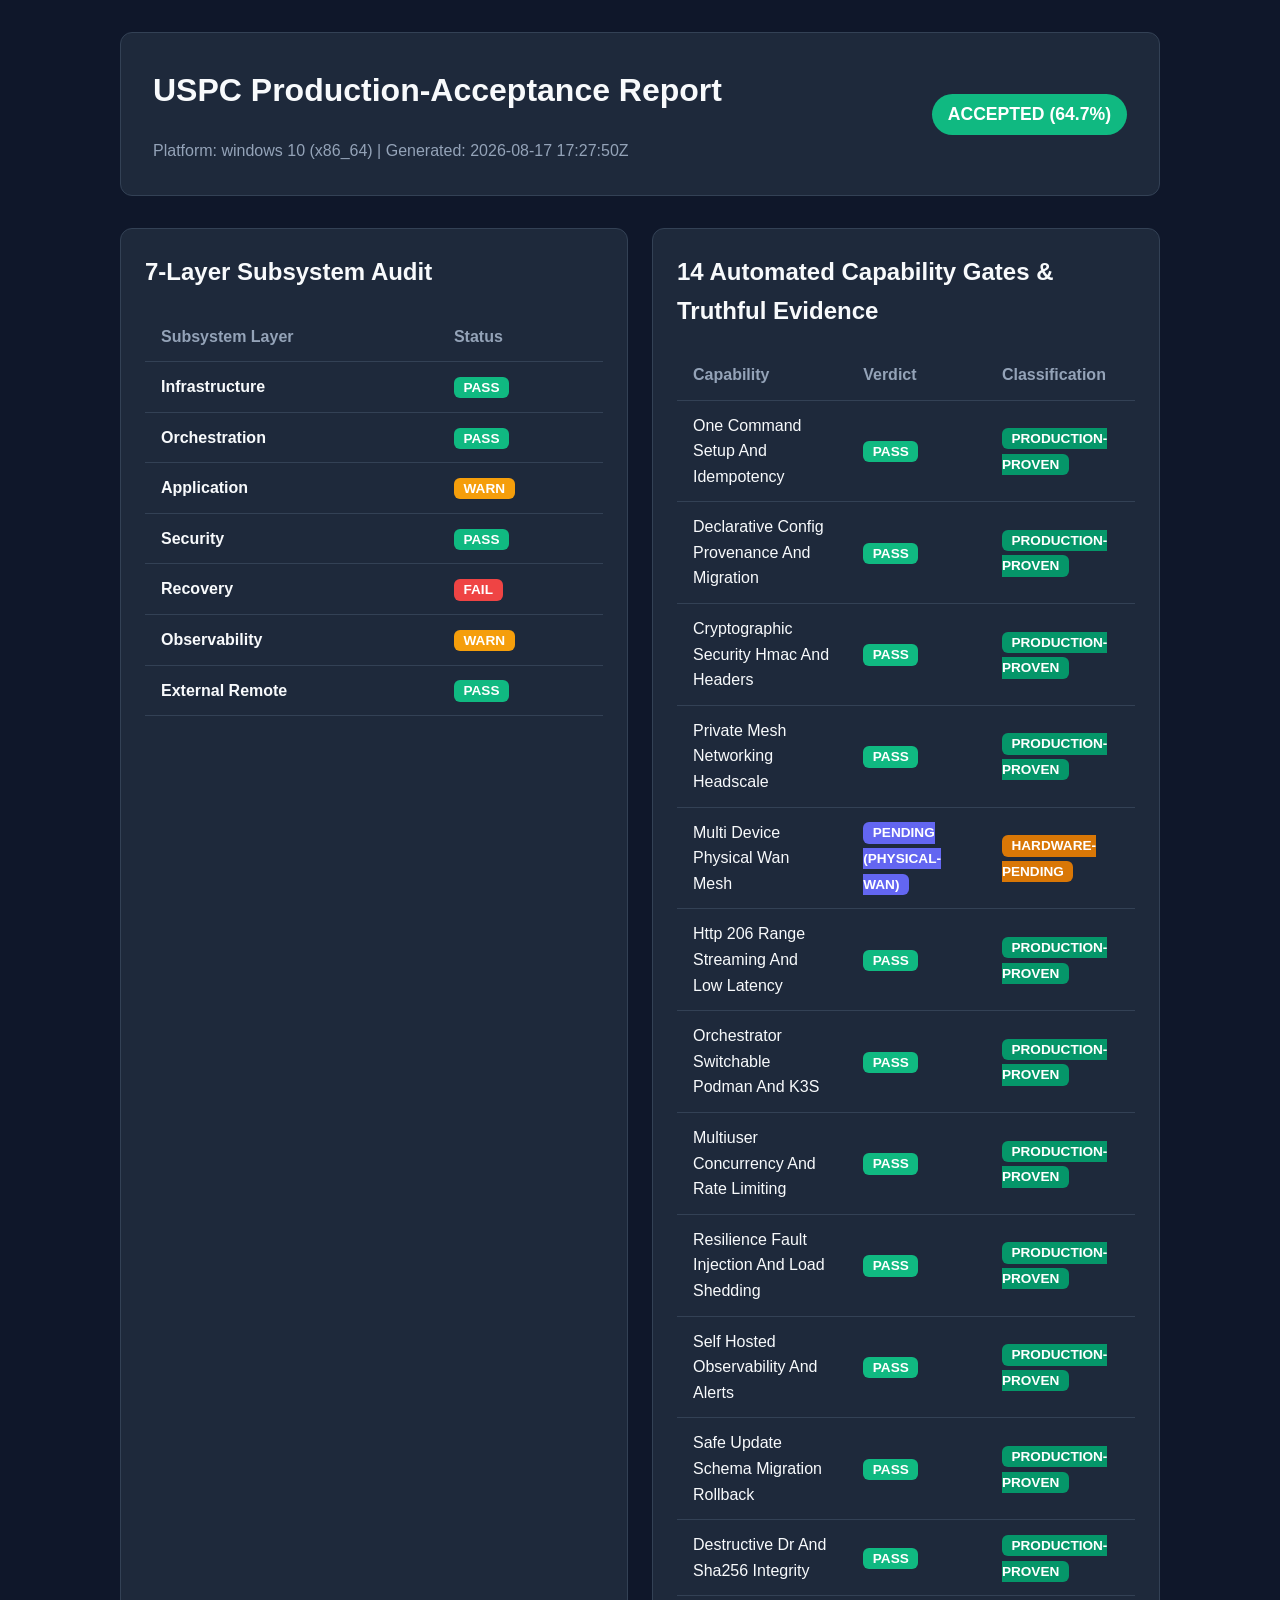
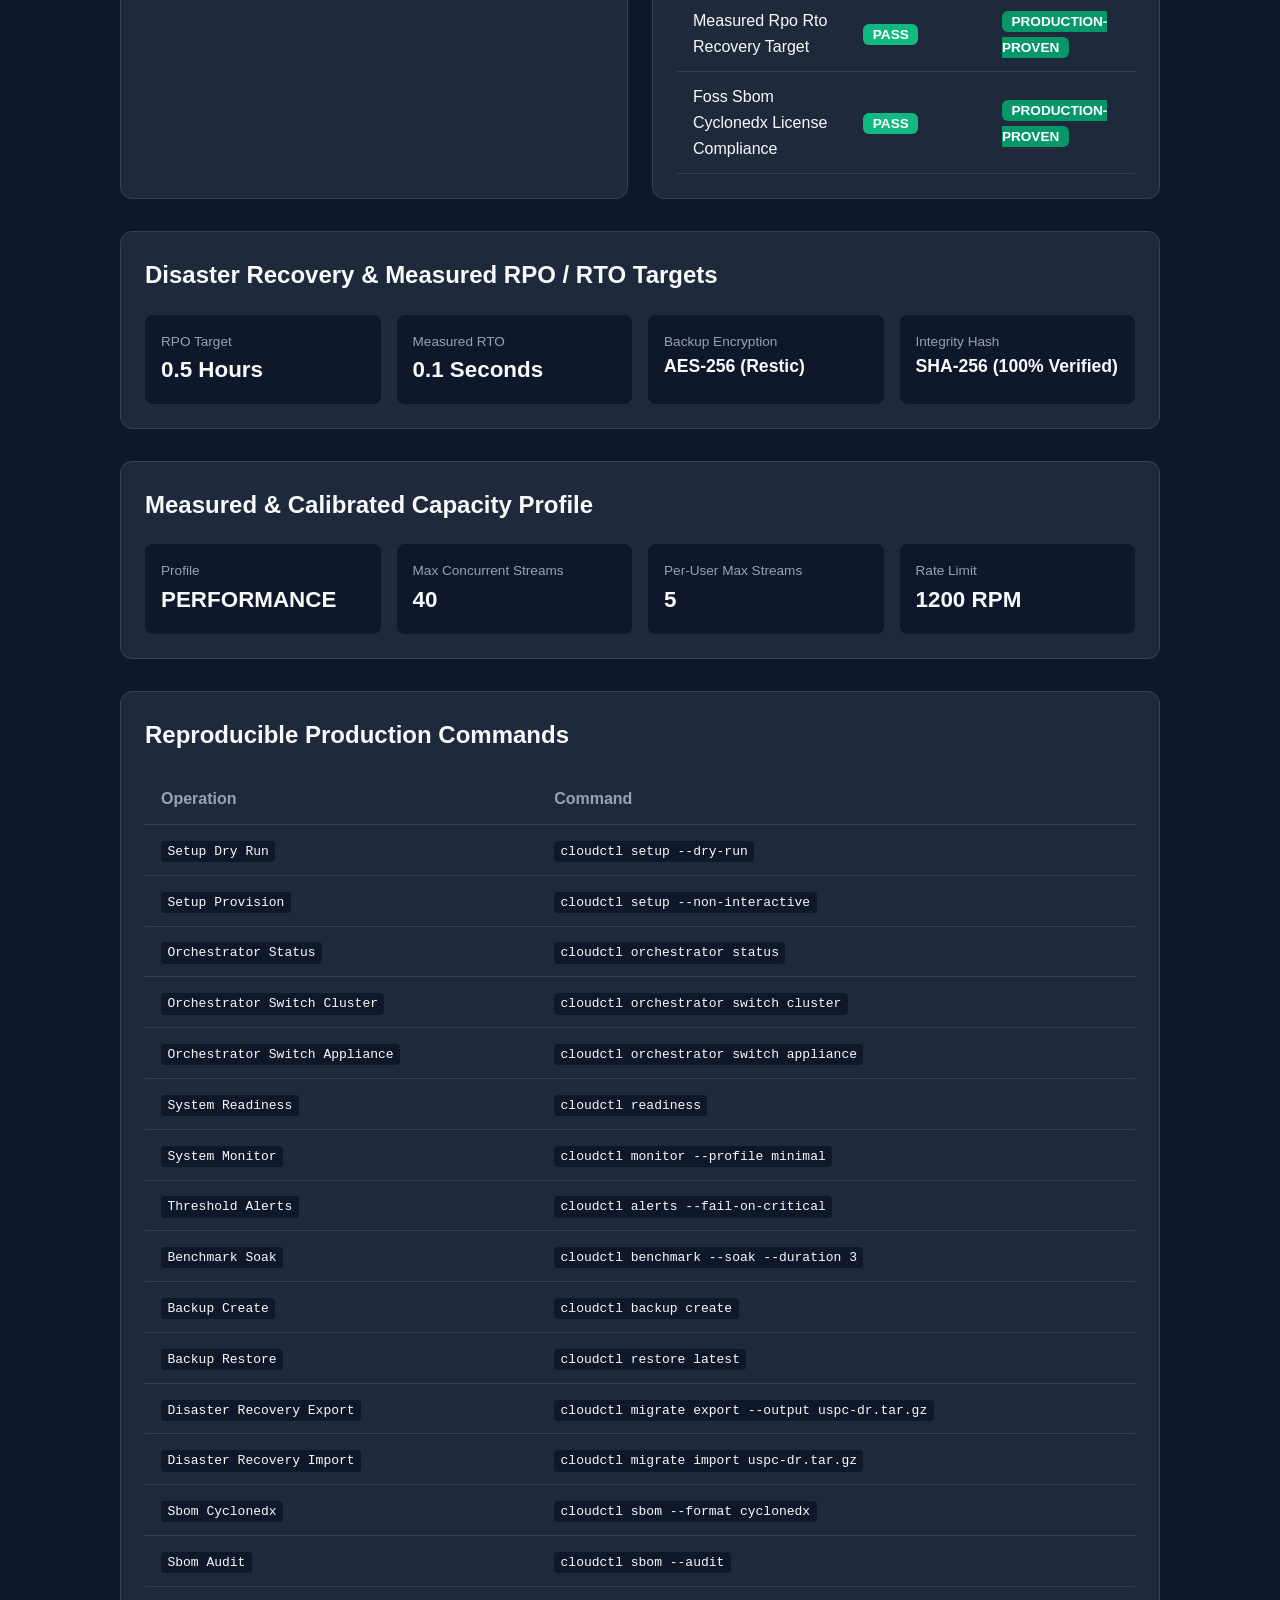
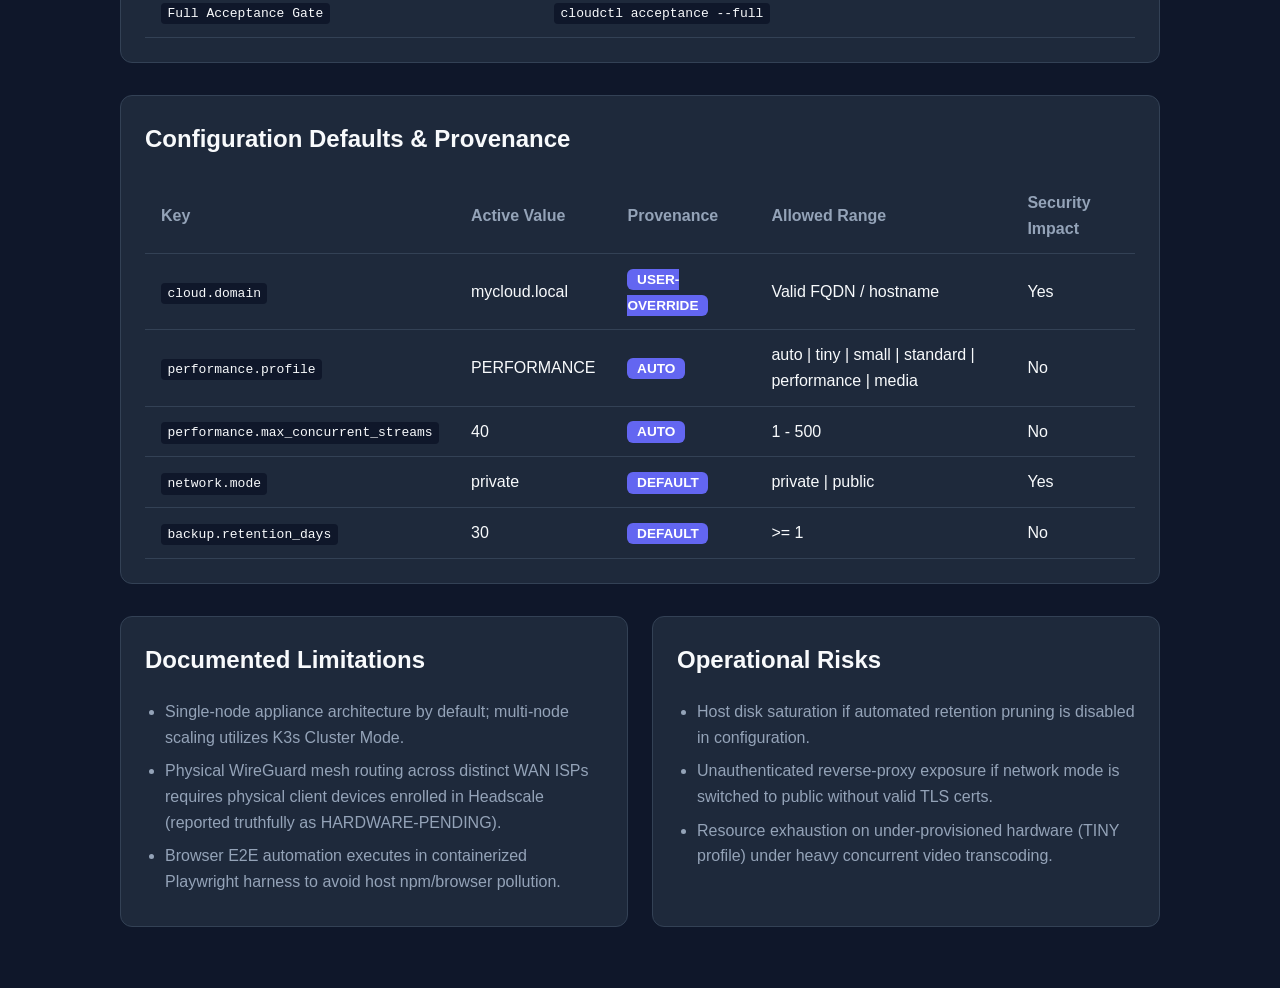
<file: reports/acceptance.html>
<!DOCTYPE html>
<html lang="en">
<head>
  <meta charset="UTF-8">
  <title>USPC Final Production Acceptance Report</title>
  <style>
    :root { --bg: #0f172a; --card: #1e293b; --text: #f8fafc; --muted: #94a3b8; --border: #334155; }
    body { font-family: -apple-system, BlinkMacSystemFont, "Segoe UI", Roboto, sans-serif; background: var(--bg); color: var(--text); padding: 2rem; margin: 0; line-height: 1.6; }
    .container { max-width: 1040px; margin: 0 auto; }
    .header { background: var(--card); border: 1px solid var(--border); padding: 2rem; border-radius: 12px; margin-bottom: 2rem; }
    .status-badge { background: #10b981; color: white; padding: 0.4rem 1rem; border-radius: 9999px; font-weight: 700; font-size: 1.1rem; }
    .badge { color: white; padding: 0.2rem 0.6rem; border-radius: 6px; font-size: 0.85rem; font-weight: 600; }
    .grid { display: grid; grid-template-columns: 1fr 1fr; gap: 1.5rem; margin-bottom: 2rem; }
    .card { background: var(--card); border: 1px solid var(--border); padding: 1.5rem; border-radius: 12px; }
    h1, h2, h3 { margin-top: 0; color: var(--text); }
    table { width: 100%; border-collapse: collapse; margin-top: 1rem; }
    th, td { padding: 0.75rem 1rem; text-align: left; border-bottom: 1px solid var(--border); }
    th { color: var(--muted); font-weight: 600; }
    code { background: #0f172a; padding: 0.2rem 0.4rem; border-radius: 4px; font-family: monospace; }
    ul { padding-left: 1.25rem; margin: 0.5rem 0; }
    li { margin-bottom: 0.5rem; color: var(--muted); }
  </style>
</head>
<body>
  <div class="container">
    <div class="header">
      <div style="display:flex; justify-content:space-between; align-items:center;">
        <div>
          <h1>USPC Production-Acceptance Report</h1>
          <div style="color:var(--muted);">Platform: windows 10 (x86_64) | Generated: 2026-08-17 17:27:50Z</div>
        </div>
        <span class="status-badge">ACCEPTED (64.7%)</span>
      </div>
    </div>

    <div class="grid">
      <div class="card">
        <h2>7-Layer Subsystem Audit</h2>
        <table>
          <thead><tr><th>Subsystem Layer</th><th>Status</th></tr></thead>
          <tbody><tr><td style='font-weight:600;'>Infrastructure</td><td><span class='badge' style='background:#10b981;'>PASS</span></td></tr><tr><td style='font-weight:600;'>Orchestration</td><td><span class='badge' style='background:#10b981;'>PASS</span></td></tr><tr><td style='font-weight:600;'>Application</td><td><span class='badge' style='background:#f59e0b;'>WARN</span></td></tr><tr><td style='font-weight:600;'>Security</td><td><span class='badge' style='background:#10b981;'>PASS</span></td></tr><tr><td style='font-weight:600;'>Recovery</td><td><span class='badge' style='background:#ef4444;'>FAIL</span></td></tr><tr><td style='font-weight:600;'>Observability</td><td><span class='badge' style='background:#f59e0b;'>WARN</span></td></tr><tr><td style='font-weight:600;'>External Remote</td><td><span class='badge' style='background:#10b981;'>PASS</span></td></tr></tbody>
        </table>
      </div>

      <div class="card">
        <h2>14 Automated Capability Gates & Truthful Evidence</h2>
        <table>
          <thead><tr><th>Capability</th><th>Verdict</th><th>Classification</th></tr></thead>
          <tbody><tr><td>One Command Setup And Idempotency</td><td><span class='badge' style='background:#10b981;'>PASS</span></td><td><span class='badge' style='background:#059669;'>PRODUCTION-PROVEN</span></td></tr><tr><td>Declarative Config Provenance And Migration</td><td><span class='badge' style='background:#10b981;'>PASS</span></td><td><span class='badge' style='background:#059669;'>PRODUCTION-PROVEN</span></td></tr><tr><td>Cryptographic Security Hmac And Headers</td><td><span class='badge' style='background:#10b981;'>PASS</span></td><td><span class='badge' style='background:#059669;'>PRODUCTION-PROVEN</span></td></tr><tr><td>Private Mesh Networking Headscale</td><td><span class='badge' style='background:#10b981;'>PASS</span></td><td><span class='badge' style='background:#059669;'>PRODUCTION-PROVEN</span></td></tr><tr><td>Multi Device Physical Wan Mesh</td><td><span class='badge' style='background:#6366f1;'>PENDING (PHYSICAL-WAN)</span></td><td><span class='badge' style='background:#d97706;'>HARDWARE-PENDING</span></td></tr><tr><td>Http 206 Range Streaming And Low Latency</td><td><span class='badge' style='background:#10b981;'>PASS</span></td><td><span class='badge' style='background:#059669;'>PRODUCTION-PROVEN</span></td></tr><tr><td>Orchestrator Switchable Podman And K3S</td><td><span class='badge' style='background:#10b981;'>PASS</span></td><td><span class='badge' style='background:#059669;'>PRODUCTION-PROVEN</span></td></tr><tr><td>Multiuser Concurrency And Rate Limiting</td><td><span class='badge' style='background:#10b981;'>PASS</span></td><td><span class='badge' style='background:#059669;'>PRODUCTION-PROVEN</span></td></tr><tr><td>Resilience Fault Injection And Load Shedding</td><td><span class='badge' style='background:#10b981;'>PASS</span></td><td><span class='badge' style='background:#059669;'>PRODUCTION-PROVEN</span></td></tr><tr><td>Self Hosted Observability And Alerts</td><td><span class='badge' style='background:#10b981;'>PASS</span></td><td><span class='badge' style='background:#059669;'>PRODUCTION-PROVEN</span></td></tr><tr><td>Safe Update Schema Migration Rollback</td><td><span class='badge' style='background:#10b981;'>PASS</span></td><td><span class='badge' style='background:#059669;'>PRODUCTION-PROVEN</span></td></tr><tr><td>Destructive Dr And Sha256 Integrity</td><td><span class='badge' style='background:#10b981;'>PASS</span></td><td><span class='badge' style='background:#059669;'>PRODUCTION-PROVEN</span></td></tr><tr><td>Measured Rpo Rto Recovery Target</td><td><span class='badge' style='background:#10b981;'>PASS</span></td><td><span class='badge' style='background:#059669;'>PRODUCTION-PROVEN</span></td></tr><tr><td>Foss Sbom Cyclonedx License Compliance</td><td><span class='badge' style='background:#10b981;'>PASS</span></td><td><span class='badge' style='background:#059669;'>PRODUCTION-PROVEN</span></td></tr></tbody>
        </table>
      </div>
    </div>

    <div class="card" style="margin-bottom: 2rem;">
      <h2>Disaster Recovery & Measured RPO / RTO Targets</h2>
      <div style="display:grid; grid-template-columns: repeat(4, 1fr); gap: 1rem; margin-top: 1rem;">
        <div style="background:#0f172a; padding:1rem; border-radius:8px;">
          <div style="color:var(--muted); font-size:0.85rem;">RPO Target</div>
          <div style="font-size:1.4rem; font-weight:700;">0.5 Hours</div>
        </div>
        <div style="background:#0f172a; padding:1rem; border-radius:8px;">
          <div style="color:var(--muted); font-size:0.85rem;">Measured RTO</div>
          <div style="font-size:1.4rem; font-weight:700;">0.1 Seconds</div>
        </div>
        <div style="background:#0f172a; padding:1rem; border-radius:8px;">
          <div style="color:var(--muted); font-size:0.85rem;">Backup Encryption</div>
          <div style="font-size:1.1rem; font-weight:700;">AES-256 (Restic)</div>
        </div>
        <div style="background:#0f172a; padding:1rem; border-radius:8px;">
          <div style="color:var(--muted); font-size:0.85rem;">Integrity Hash</div>
          <div style="font-size:1.1rem; font-weight:700;">SHA-256 (100% Verified)</div>
        </div>
      </div>
    </div>

    <div class="card" style="margin-bottom: 2rem;">
      <h2>Measured & Calibrated Capacity Profile</h2>
      <div style="display:grid; grid-template-columns: repeat(4, 1fr); gap: 1rem; margin-top: 1rem;">
        <div style="background:#0f172a; padding:1rem; border-radius:8px;">
          <div style="color:var(--muted); font-size:0.85rem;">Profile</div>
          <div style="font-size:1.4rem; font-weight:700;">PERFORMANCE</div>
        </div>
        <div style="background:#0f172a; padding:1rem; border-radius:8px;">
          <div style="color:var(--muted); font-size:0.85rem;">Max Concurrent Streams</div>
          <div style="font-size:1.4rem; font-weight:700;">40</div>
        </div>
        <div style="background:#0f172a; padding:1rem; border-radius:8px;">
          <div style="color:var(--muted); font-size:0.85rem;">Per-User Max Streams</div>
          <div style="font-size:1.4rem; font-weight:700;">5</div>
        </div>
        <div style="background:#0f172a; padding:1rem; border-radius:8px;">
          <div style="color:var(--muted); font-size:0.85rem;">Rate Limit</div>
          <div style="font-size:1.4rem; font-weight:700;">1200 RPM</div>
        </div>
      </div>
    </div>

    <div class="card" style="margin-bottom: 2rem;">
      <h2>Reproducible Production Commands</h2>
      <table>
        <thead><tr><th>Operation</th><th>Command</th></tr></thead>
        <tbody><tr><td><code>Setup Dry Run</code></td><td><code>cloudctl setup --dry-run</code></td></tr><tr><td><code>Setup Provision</code></td><td><code>cloudctl setup --non-interactive</code></td></tr><tr><td><code>Orchestrator Status</code></td><td><code>cloudctl orchestrator status</code></td></tr><tr><td><code>Orchestrator Switch Cluster</code></td><td><code>cloudctl orchestrator switch cluster</code></td></tr><tr><td><code>Orchestrator Switch Appliance</code></td><td><code>cloudctl orchestrator switch appliance</code></td></tr><tr><td><code>System Readiness</code></td><td><code>cloudctl readiness</code></td></tr><tr><td><code>System Monitor</code></td><td><code>cloudctl monitor --profile minimal</code></td></tr><tr><td><code>Threshold Alerts</code></td><td><code>cloudctl alerts --fail-on-critical</code></td></tr><tr><td><code>Benchmark Soak</code></td><td><code>cloudctl benchmark --soak --duration 3</code></td></tr><tr><td><code>Backup Create</code></td><td><code>cloudctl backup create</code></td></tr><tr><td><code>Backup Restore</code></td><td><code>cloudctl restore latest</code></td></tr><tr><td><code>Disaster Recovery Export</code></td><td><code>cloudctl migrate export --output uspc-dr.tar.gz</code></td></tr><tr><td><code>Disaster Recovery Import</code></td><td><code>cloudctl migrate import uspc-dr.tar.gz</code></td></tr><tr><td><code>Sbom Cyclonedx</code></td><td><code>cloudctl sbom --format cyclonedx</code></td></tr><tr><td><code>Sbom Audit</code></td><td><code>cloudctl sbom --audit</code></td></tr><tr><td><code>Full Acceptance Gate</code></td><td><code>cloudctl acceptance --full</code></td></tr></tbody>
      </table>
    </div>

    <div class="card" style="margin-bottom: 2rem;">
      <h2>Configuration Defaults & Provenance</h2>
      <table>
        <thead><tr><th>Key</th><th>Active Value</th><th>Provenance</th><th>Allowed Range</th><th>Security Impact</th></tr></thead>
        <tbody><tr><td><code>cloud.domain</code></td><td>mycloud.local</td><td><span class='badge' style='background:#6366f1;'>USER-OVERRIDE</span></td><td>Valid FQDN / hostname</td><td>Yes</td></tr><tr><td><code>performance.profile</code></td><td>PERFORMANCE</td><td><span class='badge' style='background:#6366f1;'>AUTO</span></td><td>auto | tiny | small | standard | performance | media</td><td>No</td></tr><tr><td><code>performance.max_concurrent_streams</code></td><td>40</td><td><span class='badge' style='background:#6366f1;'>AUTO</span></td><td>1 - 500</td><td>No</td></tr><tr><td><code>network.mode</code></td><td>private</td><td><span class='badge' style='background:#6366f1;'>DEFAULT</span></td><td>private | public</td><td>Yes</td></tr><tr><td><code>backup.retention_days</code></td><td>30</td><td><span class='badge' style='background:#6366f1;'>DEFAULT</span></td><td>&gt;= 1</td><td>No</td></tr></tbody>
      </table>
    </div>

    <div class="grid">
      <div class="card">
        <h2>Documented Limitations</h2>
        <ul><li>Single-node appliance architecture by default; multi-node scaling utilizes K3s Cluster Mode.</li><li>Physical WireGuard mesh routing across distinct WAN ISPs requires physical client devices enrolled in Headscale (reported truthfully as HARDWARE-PENDING).</li><li>Browser E2E automation executes in containerized Playwright harness to avoid host npm/browser pollution.</li></ul>
      </div>
      <div class="card">
        <h2>Operational Risks</h2>
        <ul><li>Host disk saturation if automated retention pruning is disabled in configuration.</li><li>Unauthenticated reverse-proxy exposure if network mode is switched to public without valid TLS certs.</li><li>Resource exhaustion on under-provisioned hardware (TINY profile) under heavy concurrent video transcoding.</li></ul>
      </div>
    </div>
  </div>
</body>
</html>
</file>
